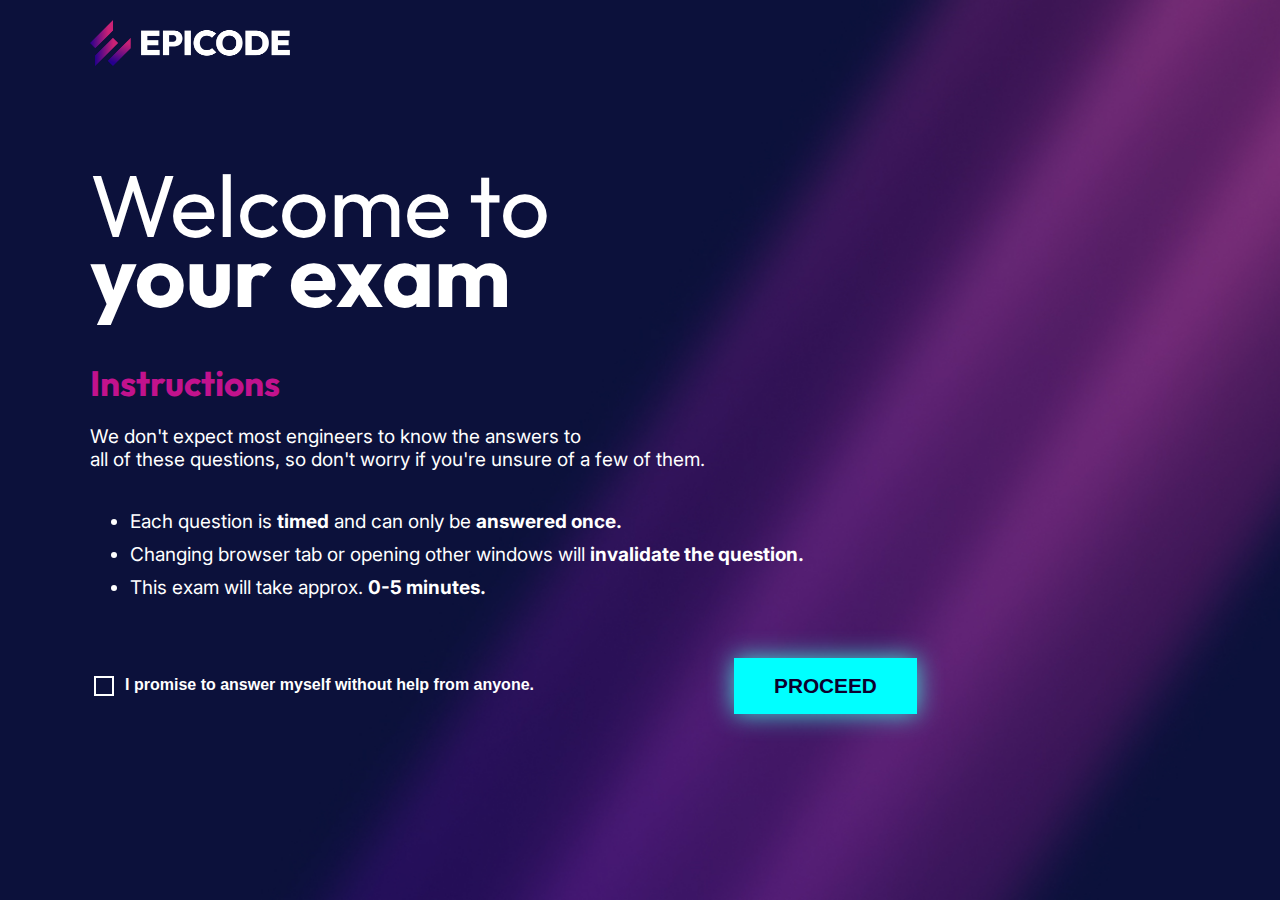
<file: BW1/index.html>
<!DOCTYPE html>
<html lang="en">
<head>
    <meta charset="UTF-8">
    <meta name="viewport" content="width=device-width, initial-scale=1.0">
    <title>Welcome Exam Page</title>
    <link rel="stylesheet" href="./css/style.css">
    <link href="https://fonts.googleapis.com/css2?family=Outfit:wght@400;700&display=swap" rel="stylesheet">
    <link href="https://fonts.googleapis.com/css2?family=Inter:wght@400;500&display=swap" rel="stylesheet">
</head>
<body>
    <div class="bg">
        <div class="logo"></div>
        <h1>Welcome to <br><strong>your exam</strong></h1>
        <h2>Instructions</h2>
        <p id="istructionParagraph">
            We don't expect most engineers to know the answers to <br>
            all of these questions, so don't worry if you're unsure of a few of them.
        </p>
        <ul>
            <li>Each question is <strong>timed</strong> and can only be <strong>answered once.</strong></li>
            <li>Changing browser tab or opening other windows will <strong>invalidate the question.</strong></li>
            <li>This exam will take approx. <strong>0-5 minutes.</strong></li>
        </ul>
        <div class="bottom-section">
            <div class="checkbox">
                <input type="checkbox" id="honesty" name="honesty">
                <label for="honesty">I promise to answer myself without help from anyone.</label>
            </div>
            <button class="proceed-button">Proceed</button>
        </div>
    </div>

<script src="./js/scriptWelcomePage.js"></script>
</body>
</html>
</file>
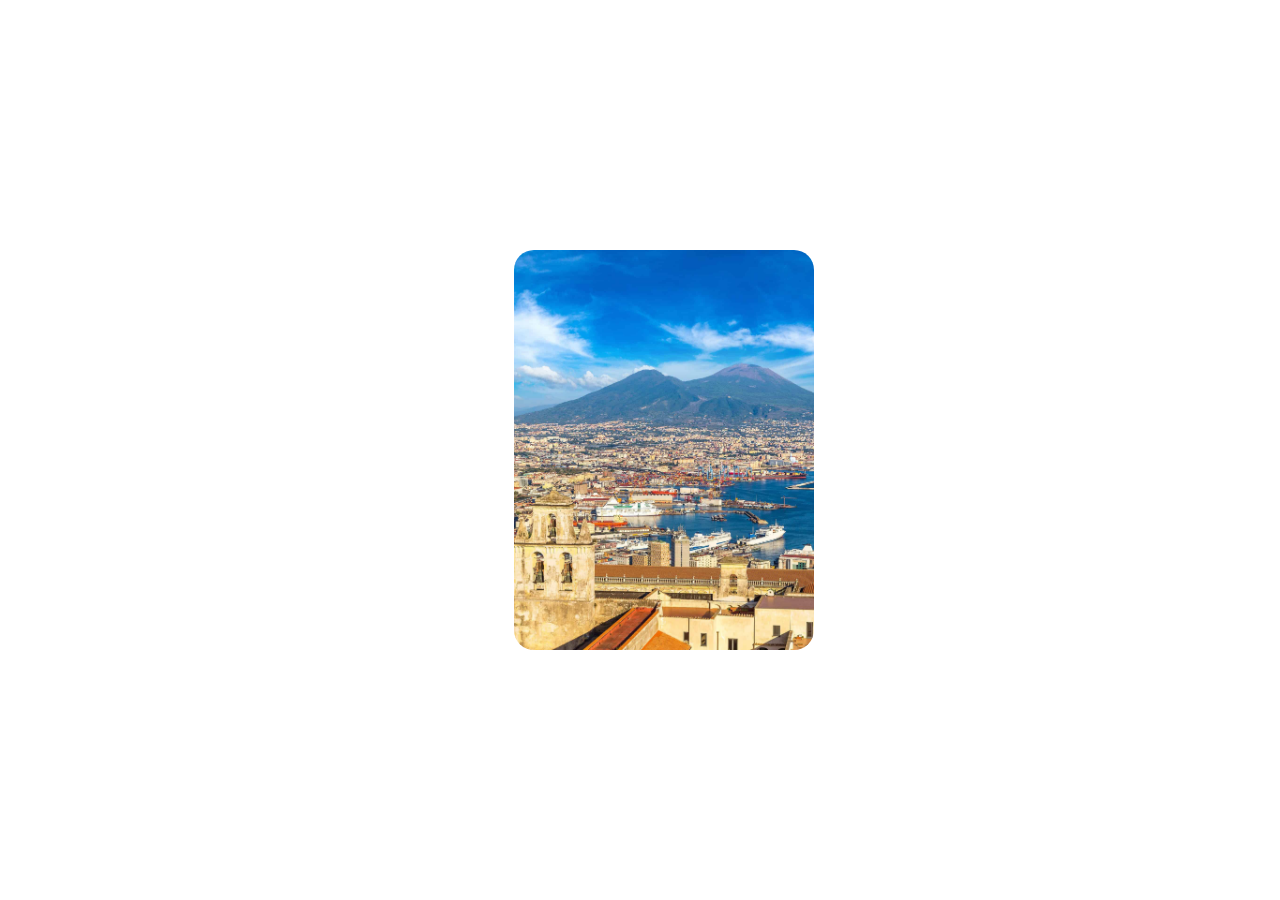
<file: CONSEGNA W2D1/index.html>
<!DOCTYPE html>
<html lang="en">

<head>
    <meta charset="UTF-8">
    <meta name="viewport" content="width=device-width, initial-scale=1.0">
    <title>Document</title>

    <link rel="stylesheet" href="https://cdnjs.cloudflare.com/ajax/libs/font-awesome/6.4.2/css/all.min.css"
        integrity="sha512-z3gLpd7yknf1YoNbCzqRKc4qyor8gaKU1qmn+CShxbuBusANI9QpRohGBreCFkKxLhei6S9CQXFEbbKuqLg0DA=="
        crossorigin="anonymous" referrerpolicy="no-referrer" />
    <link rel="stylesheet" href="style.css">
</head>

<body>
    <div class="boxImg">
        <img id="vesuvioImg" src="./assets/vesuvio.jpg" alt="Veusvio Napoli">

        <div class="buttonDiv">
            <div class="saveDiv">
            <button id="buttonSave">Save</button>
            </div>
            <div class="bottomButton">
                <button class="whiteBtn"><i class="fa-solid fa-up-right-from-square"></i>golfodinapoli</button>
                <button class="whiteBtn"><i class="fa-solid fa-arrow-up-from-bracket"></i></button>
                <button class="whiteBtn"><i class="fa-solid fa-ellipsis"></i></button>
            </div>

        </div>
    </div>



</body>

</html>
</file>
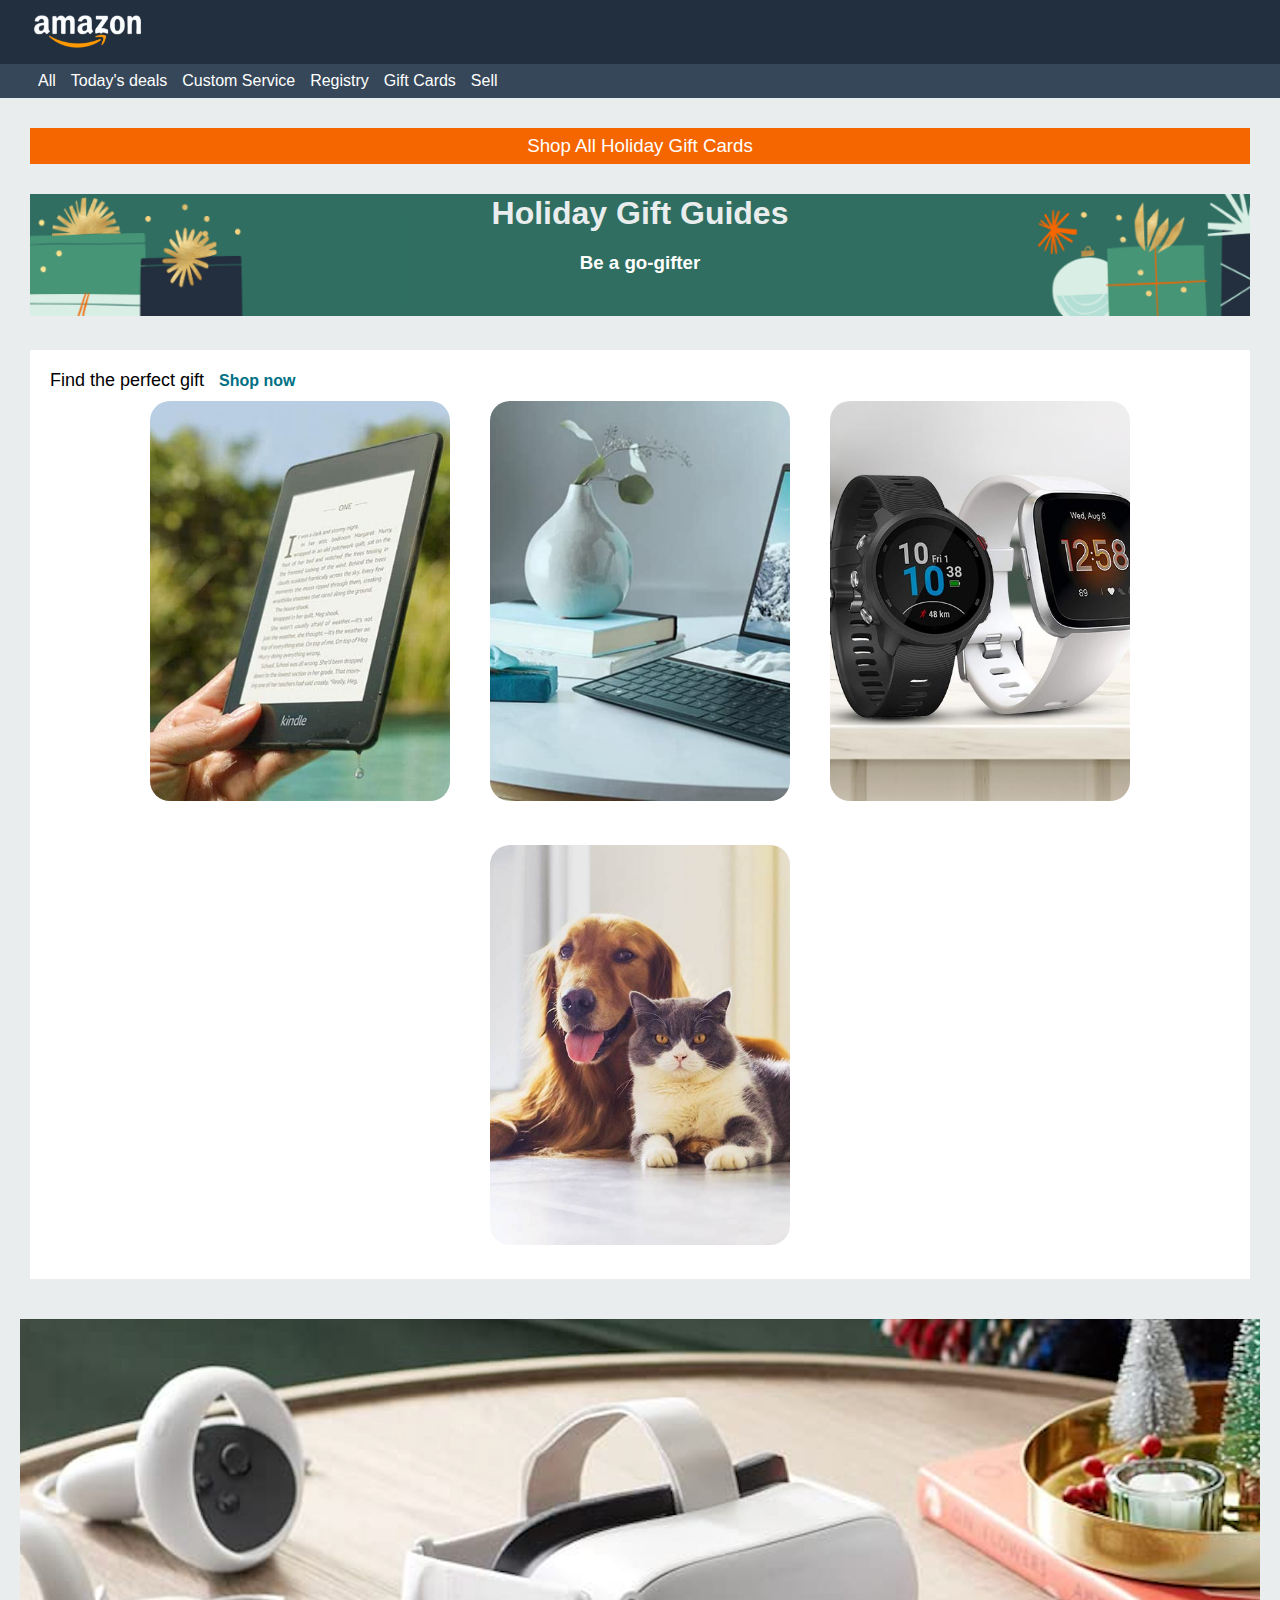
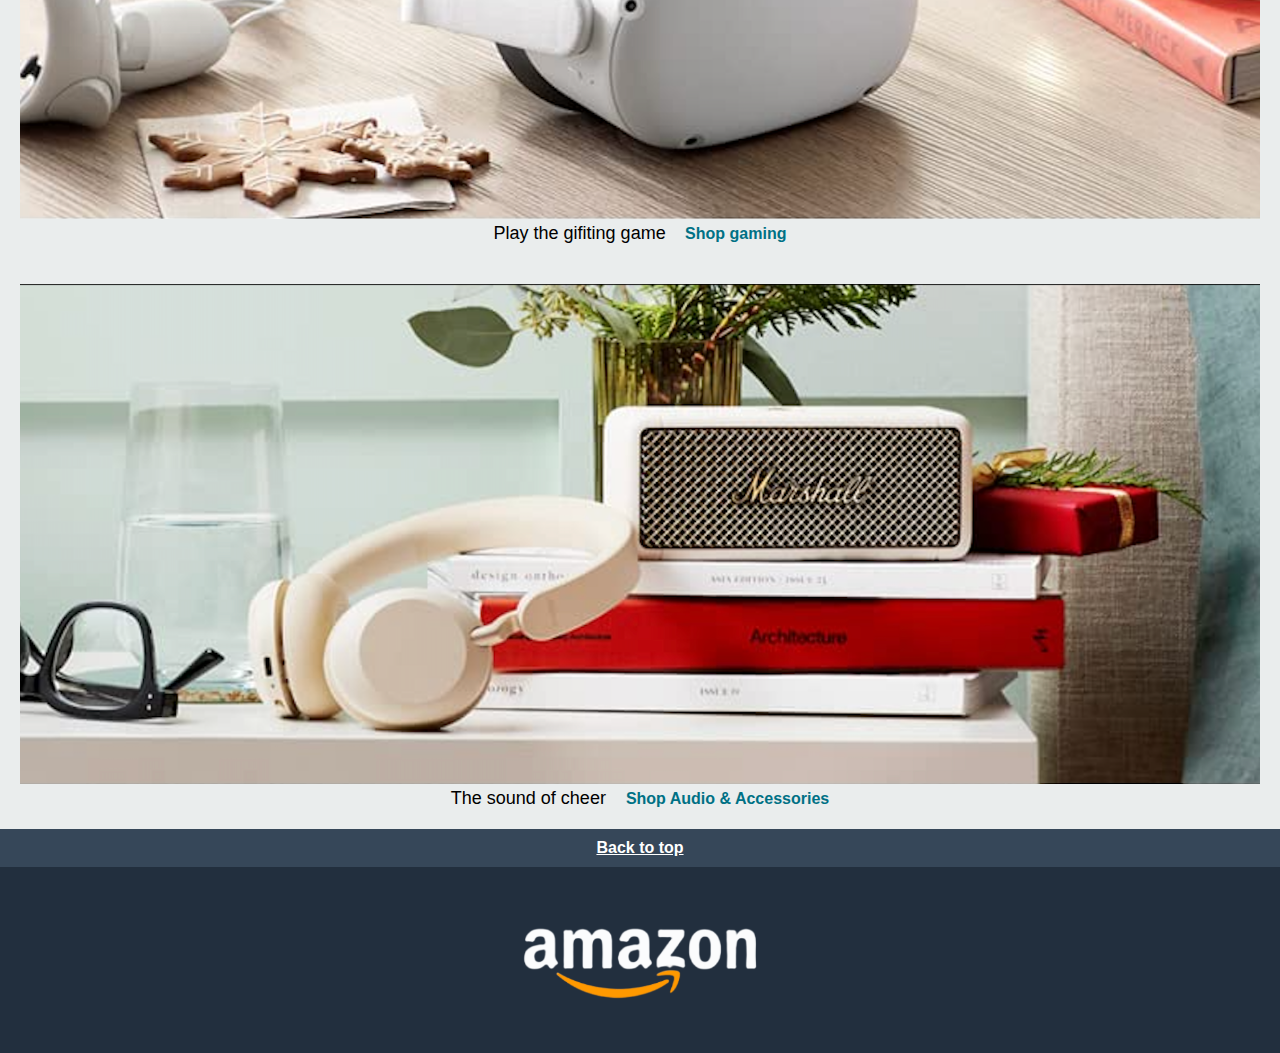
<file: VERIFICA FINE SETTIMANA 1/index.html>
<!DOCTYPE html>
<html lang="en">

<head>
    <meta charset="UTF-8">
    <meta name="viewport" content="width=device-width, initial-scale=1.0">
    <title>Amazon</title>
    <link rel="stylesheet" href="style.css">
</head>

<body>
    <nav class="navbar">
        <div class="logo">
            <img src="./assets/logo.png" alt="Logo Amazon">
        </div>
        <div class="toolbar">
            <ul class="tbList">
                <li>All</li>
                <li>Today's deals</li>
                <li>Custom Service</li>
                <li>Registry</li>
                <li>Gift Cards</li>
                <li>Sell</li>
            </ul>
        </div>
    </nav>

    <header class="bgImage">
        <div class="shopButton">
            <h3>Shop All Holiday Gift Cards</h3>
        </div>
        <div class="giftImage">
            <img src="./assets/bg-image.png" alt="Regali di Natale">
            <div class="headerTitle">
                <h1>Holiday Gift Guides</h1>
                <h3>Be a go-gifter</h3>
            </div>
        </div>
    </header>


    <main>
        <section class="firstContainer">
            <div class="titleContainer">
                <span class="firstTitle">Find the perfect gift</span><span class="secondTitle">Shop now</span>
            </div>
            <div class="sectionImg">
                <div>
                    <img class="shopImg" src="./assets/img_1.jpg" alt="Lettore Kindle">
                </div>
                <div>
                    <img class="shopImg" src="./assets/img_2.jpg" alt="Computer">
                </div>
                <div>
                    <img class="shopImg" src="./assets/img_3.jpg" alt="Smartwatch">
                </div>
                <div>
                    <img class="shopImg" src="./assets/img_4.jpg" alt="Cane e Gatto">
                </div>
            </div>
        </section>


        <section class="endSection">
            <div>
                <img class="endSectionImg" src="./assets/img_9.png" alt="Vr">
            </div>
            <div>
                <span class="firstTitle">Play the gifiting game</span> <span class="secondTitle">Shop gaming</span>
            </div>

        </section>

        <section class="endSection">
            <div>
                <img class="endSectionImg" src="./assets/img_10.png" alt="">
            </div>
            <div>
                <span class="firstTitle">The sound of cheer </span> <span class="secondTitle">Shop Audio & Accessories</span>
            </div>
        </section>
    </main>


    <footer>
        <div class="backToTop">
            <a href="#">Back to top</a>
        </div>
        <div class="endBar">
            <img src="./assets/logo.png" alt="Logo Amazon">
        </div>
    </footer>



</body>

</html>
</file>
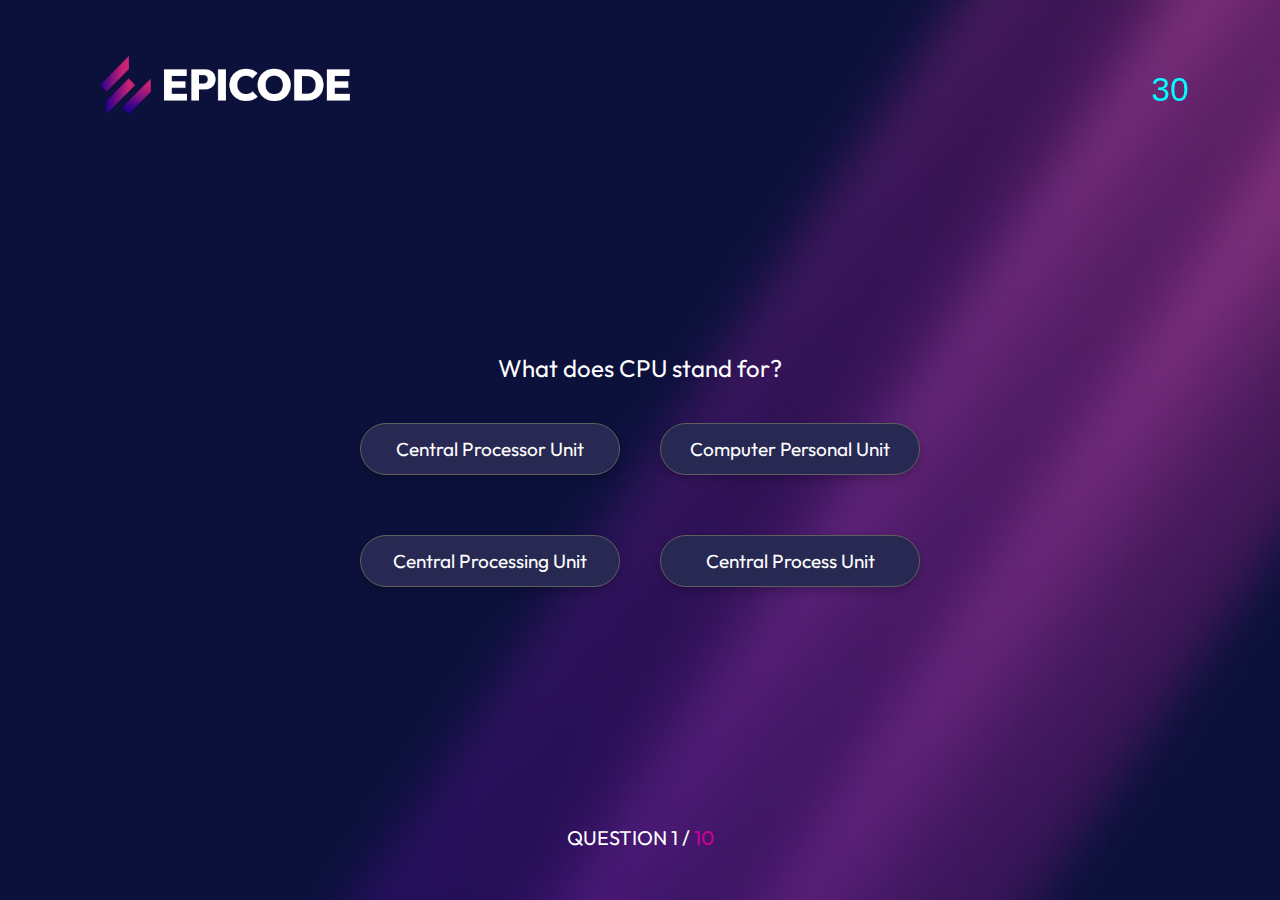
<file: BW1/questions.html>
<!DOCTYPE html>
<html lang="en">

<head>
    <meta charset="UTF-8">
    <meta name="viewport" content="width=device-width, initial-scale=1.0">
    <title>Questions</title>
    <link rel="preconnect" href="https://fonts.googleapis.com">
    <link rel="preconnect" href="https://fonts.gstatic.com" crossorigin>
    <link href="https://fonts.googleapis.com/css2?family=Outfit&display=swap" rel="stylesheet">
    <link rel="stylesheet" href="./css/questions.css">
    <link href="https://fonts.cdnfonts.com/css/lcd" rel="stylesheet">
</head>

<body>
    <div class="LogoBox">
        <figure class="figureLogo">
            <img class="logoImg" src="./assets/epicode_logo.png" alt="EpicodeLogo">
        </figure>

        <div id="timerBox">
            <div id="timerDigit"></div>
            <svg>
                <circle r="47" cx="50" cy="50"></circle>
            </svg>
        </div>
    </div>

    <div class="contentBox">
        <div id="questionText" class="questionText"></div>
        <div id="answersGrid" class="answersGrid"></div>
    </div>

    <script src="./js/scriptQuestions_02.js"></script>

</body>

</html>
</file>
<file: BW1/css/style.css>
body, html {
    height: 100%;
    margin: 0;
    font-family: Arial, sans-serif;
}

p, li {
    font-family: 'Inter', sans-serif;
}

.bg {
    background-image: url('../assets/bg.jpg');
    background-size: cover;
    background-position: center;
    height: 100%;
    display: flex;
    align-items: flex-start;
    justify-content: flex-start;
    flex-direction: column;
    text-align: left;
    color: white;
    padding-left: 7%;
}

.logo {
    margin-top: 20px;
    background-image: url('../assets/epicode_logo.png');
    width: 200px;
    height: 60px;
    background-size: contain;
    background-repeat: no-repeat;
    margin-bottom: 80px;
    align-self: flex-start;
}

h1, h2 {
    font-family: 'Outfit', sans-serif;
}

h1 {
    font-size: 5.5em;
    margin: 10px 0;
    margin-bottom: 40px;
    font-weight: normal;
    line-height: 0.8;
}

h1 strong {
    font-weight: bold;
}

h2 {
    font-size: 2.2em;
    margin: 10px 0;
    color: #C2128D;
}

#istructionParagraph{
    font-size: 19px;
    margin: 10px 0;
}

ul {
    font-size: 19px;
}

ul li {
    margin: 10px 0;
}

.bottom-section {
    display: flex;
    justify-content: flex-start;
    align-items: center;
    margin-top: 30px;
}


input[type="checkbox"] {
    width: 20px;
    height: 20px;
    vertical-align: middle;
    background-color: transparent;
    border: 2px solid #fff; 
    appearance: none; 
}


input[type="checkbox"]:checked {
    background-color: #00bfff; 
}

.checkbox label {
    font-weight: bold;
    font-size: 16px;
    margin-left: 4px;
}

.proceed-button {
    padding: 16px 40px;
    font-size: 1.3em;
    font-weight: bold;
    color: #0C002D;
    background-color: #00ffff;
    border: none;
    cursor: pointer;
    text-transform: uppercase;
    text-decoration: none;
    margin-left: 200px;
    box-shadow: 0 0 25px rgb(69, 218, 215);
    transition: transform 0.2s ease, box-shadow 0.2s ease;
}

.proceed-button:hover {
    box-shadow: 0 0 30px rgb(69 219 216);; 
}
</file>
<file: CONSEGNA W2D1/style.css>
.boxImg{
    display: flex;
    flex-direction: column;
    align-items: center;
    justify-content: center;   
    width: 300px;
    height: 400px;
    position: relative;
    margin-top: 250px;
    margin-left: 40%;
}


#vesuvioImg{
    width: 300px;
    height: 400px; 
    border-radius: 20px;
}

.saveDiv{
    position: absolute;
    top: 0;
    right: 0;
    padding: 10px;
}

.buttonDiv{
    display: none;
}

#buttonSave{
    background-color: red;
    font-weight: bold;
    color: white;
    padding: 10px;
    border-radius: 20px;
    border: none;
    width: 70px;
}

.bottomButton{
    position: absolute;
    bottom: 0;
    left: 0;
    display: flex;
    justify-content: space-evenly;
    align-items: center;
    margin-left: 20px;
    padding: 10px;
    gap: 20px; 
    
}

.whiteBtn{
    background-color: white;
    border: none;
    padding: 15px;
    border-radius: 20px;
}

.boxImg:hover .buttonDiv{
    display: block;
}
</file>
<file: VERIFICA FINE SETTIMANA 1/style.css>
:root {
    --navbarBg: #222f3e;
    --toolBar: #364759;
    --shopButtom: #F56600;
    --shopNow: #007185;
}

body {
    width: 100%;
    margin: 0;
    padding: 0;
    background-color: #EAEDED;
    font-family: Arial, Helvetica, sans-serif;

}


.navbar {
    background-color: var(--navbarBg);
}

.logo {
    margin-left: 20px;
    padding: 10px;


}

.logo img {
    width: 115px;
}

.toolbar {
    background-color: var(--toolBar);
    width: 100%;
    border: 0;
    margin: 0;
}

.tbList {
    display: flex;
    color: white;
    justify-content: flex-start;
    width: 50%;
    padding: 8px;
    list-style: none;
    font-family: Arial, Helvetica, sans-serif;
    margin: 0;
    margin-left: 30px;
}

.tbList li {
    padding-right: 15px;
    text-align: center;
}

.shopButton {
    background-color: var(--shopButtom);
    margin: 30px;
    padding: 7px;
}

.shopButton h3 {
    color: white;
    text-align: center;
    margin: 0;
    padding: 0;
    font-family: Arial, Helvetica, sans-serif;
    font-weight: 100;
}

.bgImage {
    position: relative
}


.giftImage {
    margin: 30px;

}

.giftImage img {
    width: 100%;
}


.headerTitle {
    position: absolute;
    top: 50%;
    left: 50%;
    transform: translate(-50%, -50%);
}

.headerTitle h1 {
    color: #EAEDED;
    margin: 0;
    padding: 20px;
    text-align: center
}

.headerTitle h3 {
    color: white;
    padding: 0;
    margin: 0;
    text-align: center;
}

.firstContainer {
    background-color: white;
    margin-left: 30px;
    margin-right: 30px;
    padding: 20px;
}




.sectionImg {
    display: flex;
    justify-content: center;
    flex-wrap: wrap;
    align-items: center;
    gap: 20px;
}

.shopImg {
    width: 300px;
    padding: 10px;
    border-radius: 30px;
    min-height: 400px;
    object-fit: cover;

}

.firstTitle {
    padding-right: 10px;
    font-size: large;
    font-weight: 500;
}

.secondTitle {
    color: var(--shopNow);
    padding-left: 5px;
    font-weight: 700;
}


.endSectionImg {
    height: 500px;
    object-fit: cover;
    width: 100%;
}

.endSection {
    margin: 20px;
    text-align: center;
    margin-top: 40px;
}

.backToTop {
    background-color: var(--toolBar);
    display: flex;
    justify-content: center;
    text-align: center;
}

.backToTop a{
    color: white;
    padding: 10px;
    font-weight: 700;
}

.endBar {
    background-color: var(--navbarBg);
    display: flex;
    justify-content: center;

}

.endBar img {
    width: 250px;
    padding: 50px;

}
</file>
<file: BW1/css/questions.css>
body {
    margin: 0;
    padding: 0;
    width: 100%;
    height: 100vh;
    background-image: url(../assets/bg.jpg);
    background-repeat: no-repeat;
    background-size: cover;
    background-attachment: fixed;
    display: flex;
    flex-direction: column;
    align-items: center;
    justify-content: center;
}


.figureLogo{
    position: absolute;
    top: 40px;
    left: 60px;
}

.LogoBox {
    display: flex;
    justify-content: center;
    align-items: center;
    margin-bottom: 50px;
}

.logoImg {
    width: 250px;
}

.questionDiv {
    font-size: 24px;
    color: white;
    font-family: 'Outfit', sans-serif;
    margin-bottom: 20px;
}


.contentBox {
    display: flex;
    flex-direction: column;
    align-items: center;
    justify-content: center;
    width: 100%;
    margin-top: 20px;
}

.questionText {
    font-size: 24px;
    color: white;
    font-family: 'Outfit', sans-serif;
    margin-bottom: 30px;
    text-align: center;
    width: 80%;
}

.answersGrid {
    display: flex;
    flex-wrap: wrap;
    justify-content: center;
    gap: 20px;
    width: 80%;
    max-width: 600px; 
    margin: auto;
}

#timerBox {
    position: absolute;
    top: 40px;
    right: 60px;
    display: flex;
    align-items: center;
    justify-content: center;
    height: 100px;
    width: 100px;
}

#timerDigit {
    font-family: 'LCD', sans-serif;
    color: #00FFFF;
    font-size: 2.1em;
    position: absolute;
    top: 50%;
    left: 50%;
    transform: translate(-50%, -50%);
    z-index: 1;
}

svg {
    position: absolute;
    top: 0;
    right: 0;
    width: 100px;
    height: 100px;
    transform: rotateY(-180deg) rotateZ(-90deg);
    z-index: 0;
}

svg circle {
    stroke-dasharray: 314px;
    stroke-dashoffset: 0px;
    stroke-linecap: round;
    stroke-width: 6px;
    stroke: #d20094;
    fill: none;
    animation: timerAnimation 30s linear infinite forwards;
}

@keyframes timerAnimation {
    from {
        stroke-dashoffset: 0px;
    }

    to {
        stroke-dashoffset: 314px;
    }
}

.answerContainer {
    width: calc(50% - 20px);
    margin-bottom: 20px; 
}

.answerRadio {
    margin-right: 10px;
}


.answerRadio {
    display: none;
} 

.answerLabel {
    display: flex;
    align-items: center;
    justify-content: center;
    text-align: center;
    height: 50px; 
    padding: 0 10px; 
    white-space: normal;
    overflow: hidden; 
    background-color: #282953; 
    color: white; 
    margin: 10px; 
    border-radius: 50px; 
    cursor: pointer; 
    transition: background-color 0.3s, box-shadow 0.3s; 
    min-width: 100px; 
    max-width: 300px; 
    border: 1px solid #5f5f5f; 
    box-shadow: 0 4px 8px 0 rgba(0, 0, 0, 0.2); 
    font-family: 'Outfit', sans-serif; 
    font-size: 19px;
}

.answerLabel:hover, .answerLabel:active {
    background-color: #900080;
    box-shadow: 0 4px 8px 0 rgba(0, 0, 0, 0.2), inset 0 4px 8px 0 rgba(255, 255, 255, 0.1), 0 0 12px 0 #900080;
}


.answerRadio:checked + .answerLabel {
    background-color: #900080; 
}

p{
    color: white;
    font-family:  'Outfit', sans-serif;
    font-size: 20px;
    position: absolute;
    bottom: 30px;
}

.totalQuestions {
    color: #D20094;
  }
</file>
